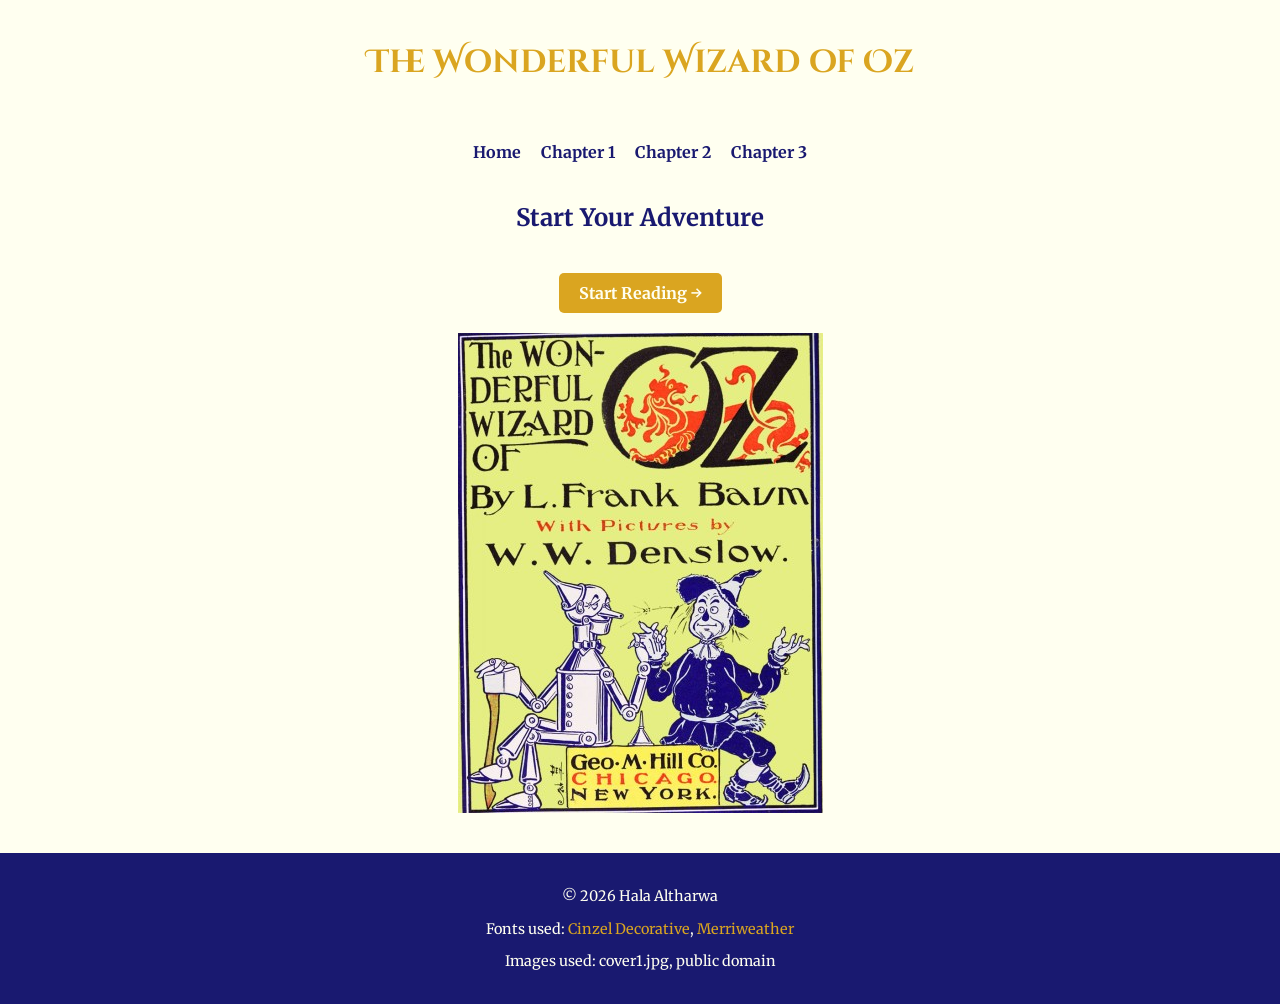
<file: index.html>
<!DOCTYPE html>
<html lang="en">
<head>
  <meta charset="UTF-8">
  <title>The Wonderful Wizard of Oz</title>
  <!-- Google Fonts -->
  <link href="https://fonts.googleapis.com/css2?family=Cinzel+Decorative&family=Merriweather&display=swap" rel="stylesheet">

  <!-- Internal CSS for Intro Page -->
  <style>
    body {
      background-color: #FFFFF0; /* Ivory */
      color: #191970; /* Midnight Blue */
      font-family: 'Merriweather', serif;
      margin: 0;
      padding: 0;
    }
    header {
      text-align: center;
      padding: 20px;
      font-family: 'Cinzel Decorative', serif;
      color: #DAA520; /* Golden Accent */
    }
    nav ul {
      list-style: none;
      display: flex;
      justify-content: center;
      gap: 20px;
      padding: 0;
    }
    nav ul li a {
      text-decoration: none;
      color: #191970;
      font-weight: bold;
    }
    .intro {
      text-align: center;
      margin: 40px;
    }
    .intro a {
      display: inline-block;
      margin-top: 20px;
      padding: 10px 20px;
      background-color: #DAA520;
      color: #FFFFF0;
      text-decoration: none;
      font-weight: bold;
      border-radius: 5px;
    }
    .intro a:hover {
      background-color: #191970;
      color: #FFFFF0;
    }
    img {
      display: block;
      margin: 20px auto;
      max-width: 80%;
      height: auto;
    }
    footer {
      background-color: #191970;
      color: #FFFFF0;
      text-align: center;
      padding: 20px;
      font-size: 0.9em;
    }
    footer a {
      color: #DAA520;
      text-decoration: none;
    }
  </style>
</head>
<body>
  <header>
    <h1>The Wonderful Wizard of Oz</h1>
  </header>

  <nav>
    <ul>
      <li><a href="index.html">Home</a></li>
      <li><a href="chapter1.html">Chapter 1</a></li>
      <li><a href="chapter2.html">Chapter 2</a></li>
      <li><a href="chapter3.html">Chapter 3</a></li>
    </ul>
  </nav>

  <section class="intro">
    <h2>Start Your Adventure</h2>
    <a href="chapter1.html">Start Reading →</a>
    <img src="cover1.jpg" alt="Book cover illustration of The Wizard of Oz">
  </section>

  <footer>
    <p>© 2026 Hala Altharwa</p>
    <p>Fonts used: <a href="https://fonts.google.com/specimen/Cinzel+Decorative">Cinzel Decorative</a>, 
       <a href="https://fonts.google.com/specimen/Merriweather">Merriweather</a></p>
    <p>Images used: cover1.jpg, public domain</p>
  </footer>
</body>
</html>
</file>
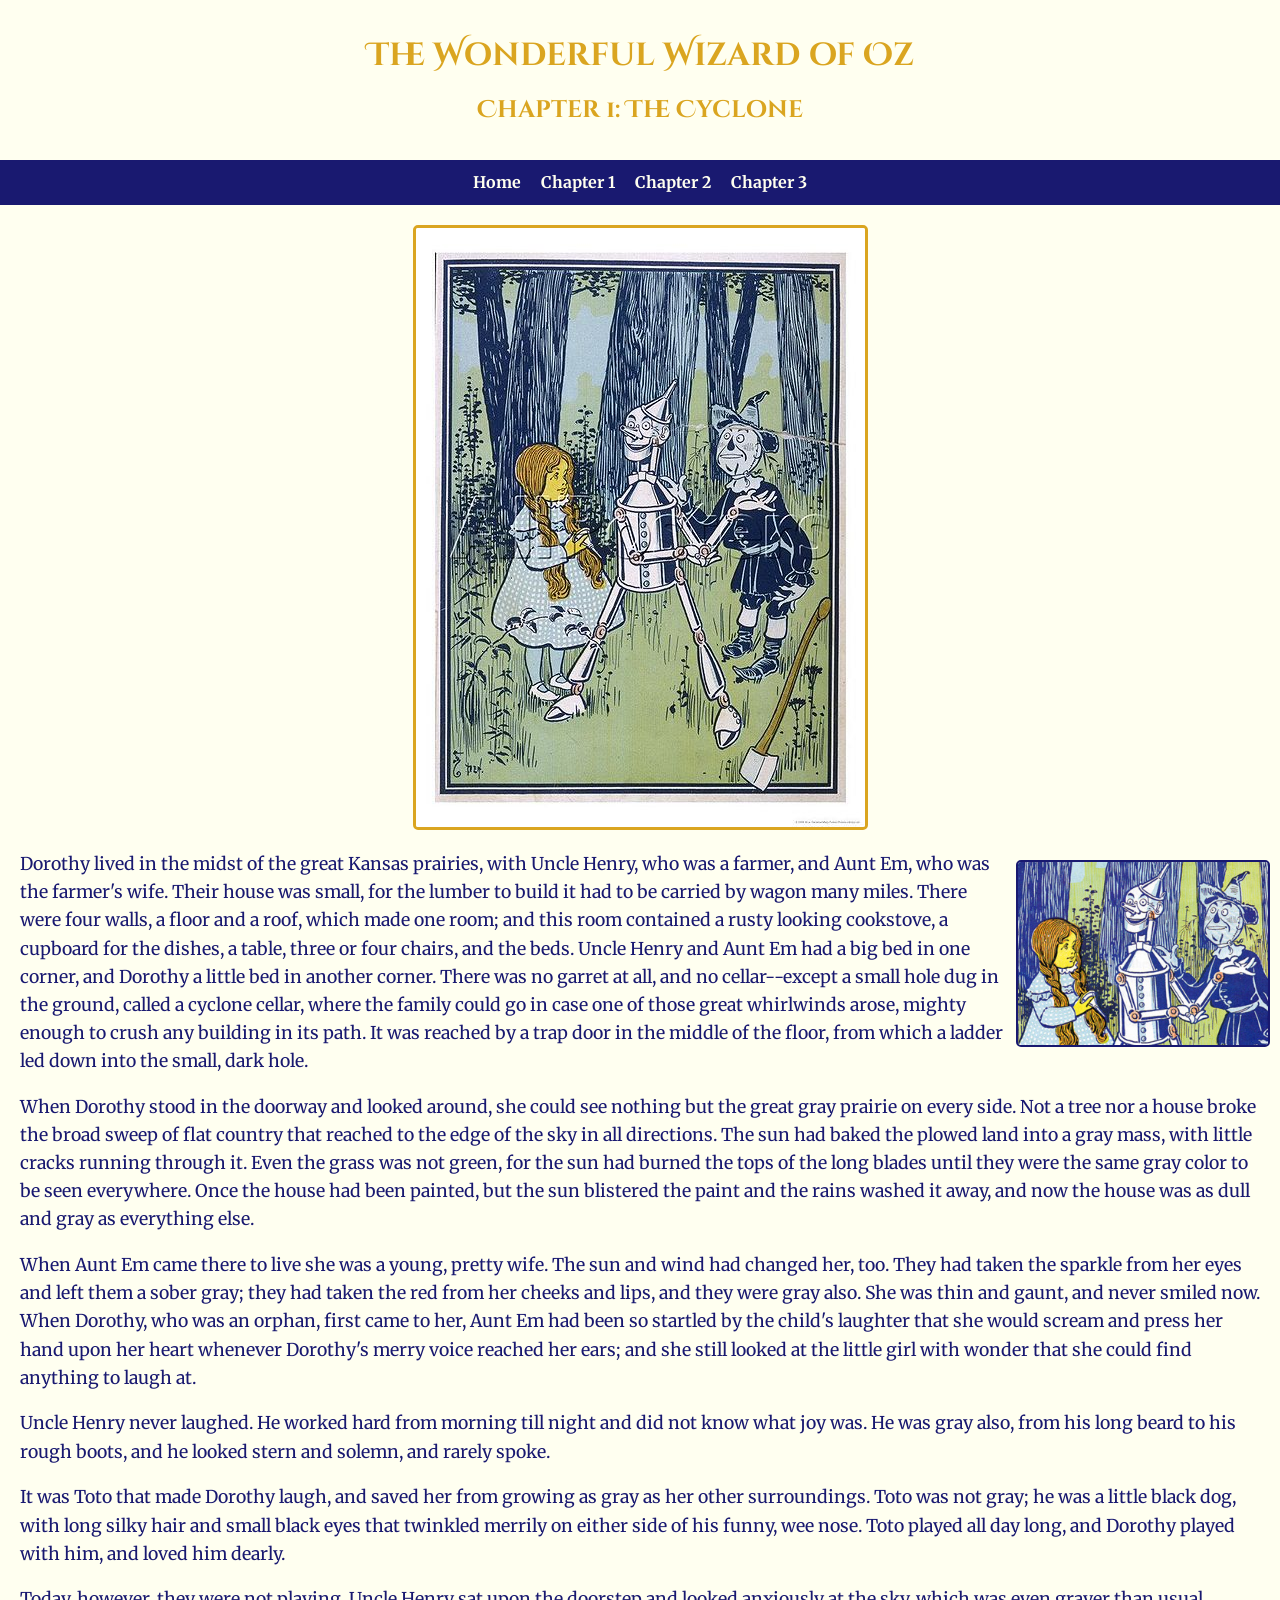
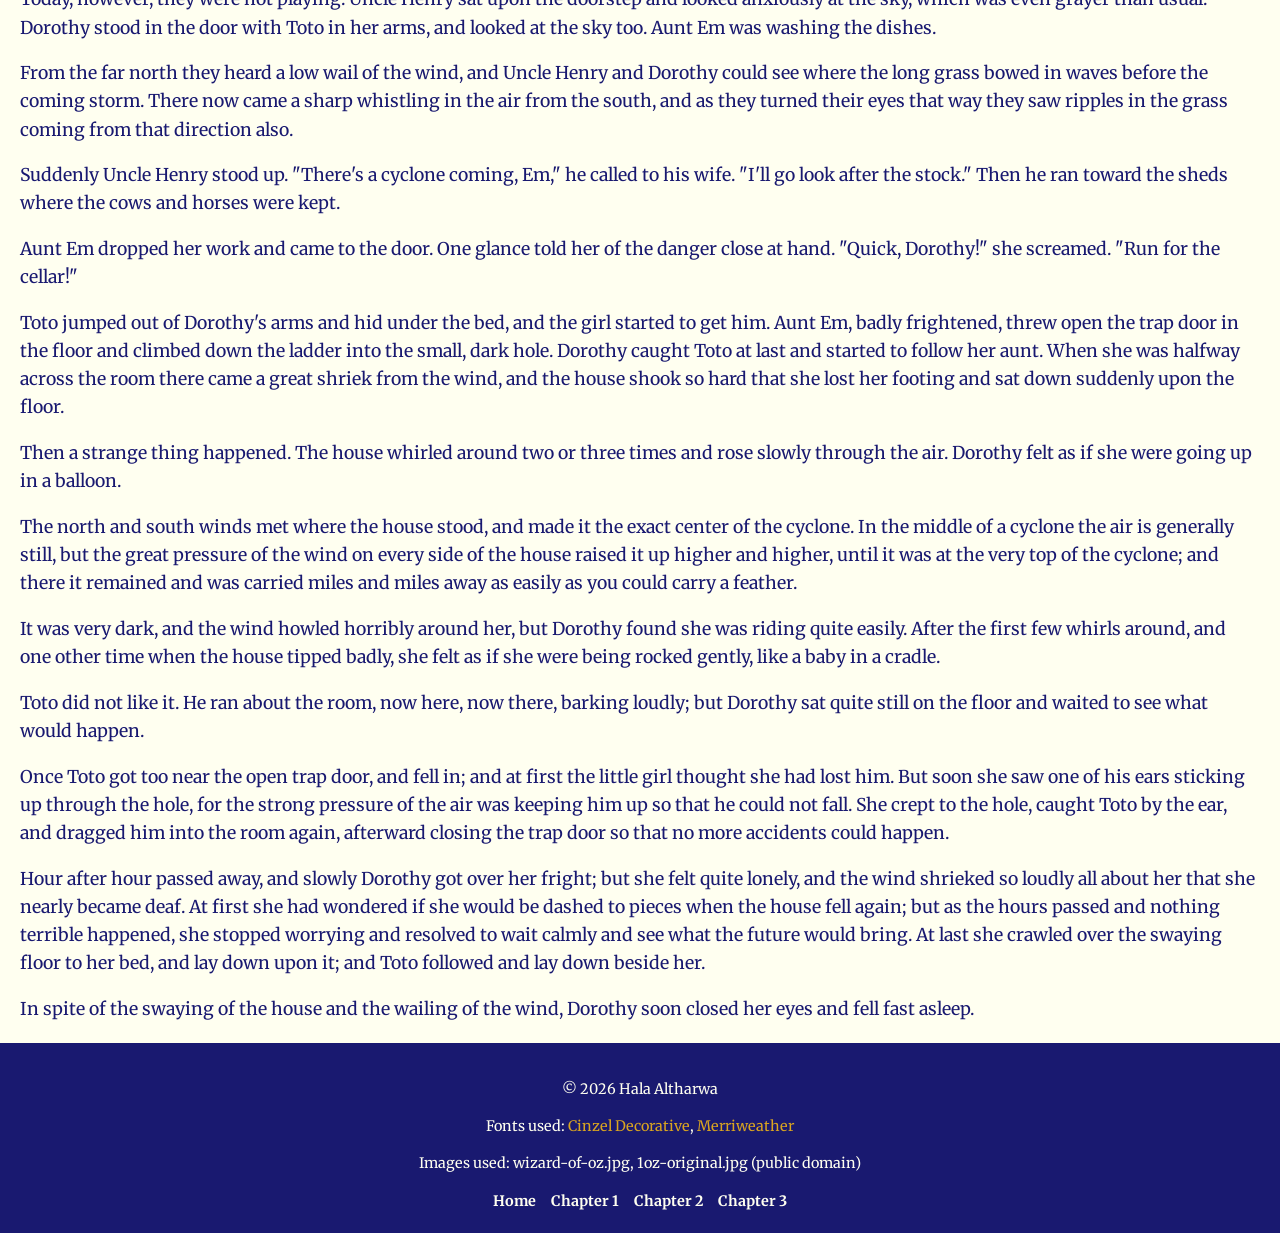
<file: chapter1.html>
<!DOCTYPE html>
<html lang="en">
<head>
  <meta charset="UTF-8">
  <title>The Wonderful Wizard of Oz – Chapter 1</title>
  <!-- Google Fonts -->
  <link href="https://fonts.googleapis.com/css2?family=Cinzel+Decorative&family=Merriweather&display=swap" rel="stylesheet">
  <!-- External CSS -->
  <link rel="stylesheet" href="style.css">
  <style>
    /* Float styling for optional images */
    .float-image {
      float: right;
      margin: 10px;
      max-width: 250px;
      height: auto;
    }
  </style>
</head>
<body>
  <header>
    <h1>The Wonderful Wizard of Oz</h1>
    <h2>Chapter 1: The Cyclone</h2>
  </header>

  <nav>
    <ul>
      <li><a href="index.html">Home</a></li>
      <li><a href="chapter1.html">Chapter 1</a></li>
      <li><a href="chapter2.html">Chapter 2</a></li>
      <li><a href="chapter3.html">Chapter 3</a></li>
    </ul>
  </nav>

  <main>
    <!-- Main image centered -->
    <img src="wizard-of-oz.jpg" alt="Illustration from The Wizard of Oz" class="chapter-image">

    <!-- Optional image floated right -->
    <img src="1oz-original.jpg" alt="Original Wizard of Oz illustration" class="float-image">

    <section class="chapter-text">
      <p>Dorothy lived in the midst of the great Kansas prairies, with Uncle Henry, who was a farmer, and Aunt Em, who was the farmer's wife. Their house was small, for the lumber to build it had to be carried by wagon many miles. There were four walls, a floor and a roof, which made one room; and this room contained a rusty looking cookstove, a cupboard for the dishes, a table, three or four chairs, and the beds. Uncle Henry and Aunt Em had a big bed in one corner, and Dorothy a little bed in another corner. There was no garret at all, and no cellar--except a small hole dug in the ground, called a cyclone cellar, where the family could go in case one of those great whirlwinds arose, mighty enough to crush any building in its path. It was reached by a trap door in the middle of the floor, from which a ladder led down into the small, dark hole.</p>

      <p>When Dorothy stood in the doorway and looked around, she could see nothing but the great gray prairie on every side. Not a tree nor a house broke the broad sweep of flat country that reached to the edge of the sky in all directions. The sun had baked the plowed land into a gray mass, with little cracks running through it. Even the grass was not green, for the sun had burned the tops of the long blades until they were the same gray color to be seen everywhere. Once the house had been painted, but the sun blistered the paint and the rains washed it away, and now the house was as dull and gray as everything else.</p>

      <p>When Aunt Em came there to live she was a young, pretty wife. The sun and wind had changed her, too. They had taken the sparkle from her eyes and left them a sober gray; they had taken the red from her cheeks and lips, and they were gray also. She was thin and gaunt, and never smiled now. When Dorothy, who was an orphan, first came to her, Aunt Em had been so startled by the child's laughter that she would scream and press her hand upon her heart whenever Dorothy's merry voice reached her ears; and she still looked at the little girl with wonder that she could find anything to laugh at.</p>

      <p>Uncle Henry never laughed. He worked hard from morning till night and did not know what joy was. He was gray also, from his long beard to his rough boots, and he looked stern and solemn, and rarely spoke.</p>

      <p>It was Toto that made Dorothy laugh, and saved her from growing as gray as her other surroundings. Toto was not gray; he was a little black dog, with long silky hair and small black eyes that twinkled merrily on either side of his funny, wee nose. Toto played all day long, and Dorothy played with him, and loved him dearly.</p>

      <p>Today, however, they were not playing. Uncle Henry sat upon the doorstep and looked anxiously at the sky, which was even grayer than usual. Dorothy stood in the door with Toto in her arms, and looked at the sky too. Aunt Em was washing the dishes.</p>

      <p>From the far north they heard a low wail of the wind, and Uncle Henry and Dorothy could see where the long grass bowed in waves before the coming storm. There now came a sharp whistling in the air from the south, and as they turned their eyes that way they saw ripples in the grass coming from that direction also.</p>

      <p>Suddenly Uncle Henry stood up. "There's a cyclone coming, Em," he called to his wife. "I'll go look after the stock." Then he ran toward the sheds where the cows and horses were kept.</p>

      <p>Aunt Em dropped her work and came to the door. One glance told her of the danger close at hand. "Quick, Dorothy!" she screamed. "Run for the cellar!"</p>

      <p>Toto jumped out of Dorothy's arms and hid under the bed, and the girl started to get him. Aunt Em, badly frightened, threw open the trap door in the floor and climbed down the ladder into the small, dark hole. Dorothy caught Toto at last and started to follow her aunt. When she was halfway across the room there came a great shriek from the wind, and the house shook so hard that she lost her footing and sat down suddenly upon the floor.</p>

      <p>Then a strange thing happened. The house whirled around two or three times and rose slowly through the air. Dorothy felt as if she were going up in a balloon.</p>

      <p>The north and south winds met where the house stood, and made it the exact center of the cyclone. In the middle of a cyclone the air is generally still, but the great pressure of the wind on every side of the house raised it up higher and higher, until it was at the very top of the cyclone; and there it remained and was carried miles and miles away as easily as you could carry a feather.</p>

      <p>It was very dark, and the wind howled horribly around her, but Dorothy found she was riding quite easily. After the first few whirls around, and one other time when the house tipped badly, she felt as if she were being rocked gently, like a baby in a cradle.</p>

      <p>Toto did not like it. He ran about the room, now here, now there, barking loudly; but Dorothy sat quite still on the floor and waited to see what would happen.</p>

      <p>Once Toto got too near the open trap door, and fell in; and at first the little girl thought she had lost him. But soon she saw one of his ears sticking up through the hole, for the strong pressure of the air was keeping him up so that he could not fall. She crept to the hole, caught Toto by the ear, and dragged him into the room again, afterward closing the trap door so that no more accidents could happen.</p>

      <p>Hour after hour passed away, and slowly Dorothy got over her fright; but she felt quite lonely, and the wind shrieked so loudly all about her that she nearly became deaf. At first she had wondered if she would be dashed to pieces when the house fell again; but as the hours passed and nothing terrible happened, she stopped worrying and resolved to wait calmly and see what the future would bring. At last she crawled over the swaying floor to her bed, and lay down upon it; and Toto followed and lay down beside her.</p>

      <p>In spite of the swaying of the house and the wailing of the wind, Dorothy soon closed her eyes and fell fast asleep.</p>
    </section>
  </main>

  <footer>
    <p>© 2026 Hala Altharwa</p>
    <p>Fonts used: <a href="https://fonts.google.com/specimen/Cinzel+Decorative">Cinzel Decorative</a>, 
       <a href="https://fonts.google.com/specimen/Merriweather">Merriweather</a></p>
    <p>Images used: wizard-of-oz.jpg, 1oz-original.jpg (public domain)</p>
    <nav>
      <ul>
        <li><a href="index.html">Home</a></li>
        <li><a href="chapter1.html">Chapter 1</a></li>
        <li><a href="chapter2.html">Chapter 2</a></li>
        <li><a href="chapter3.html">Chapter 3</a></li>
      </ul>
    </nav>
  </footer>
</body>
</html>
</file>
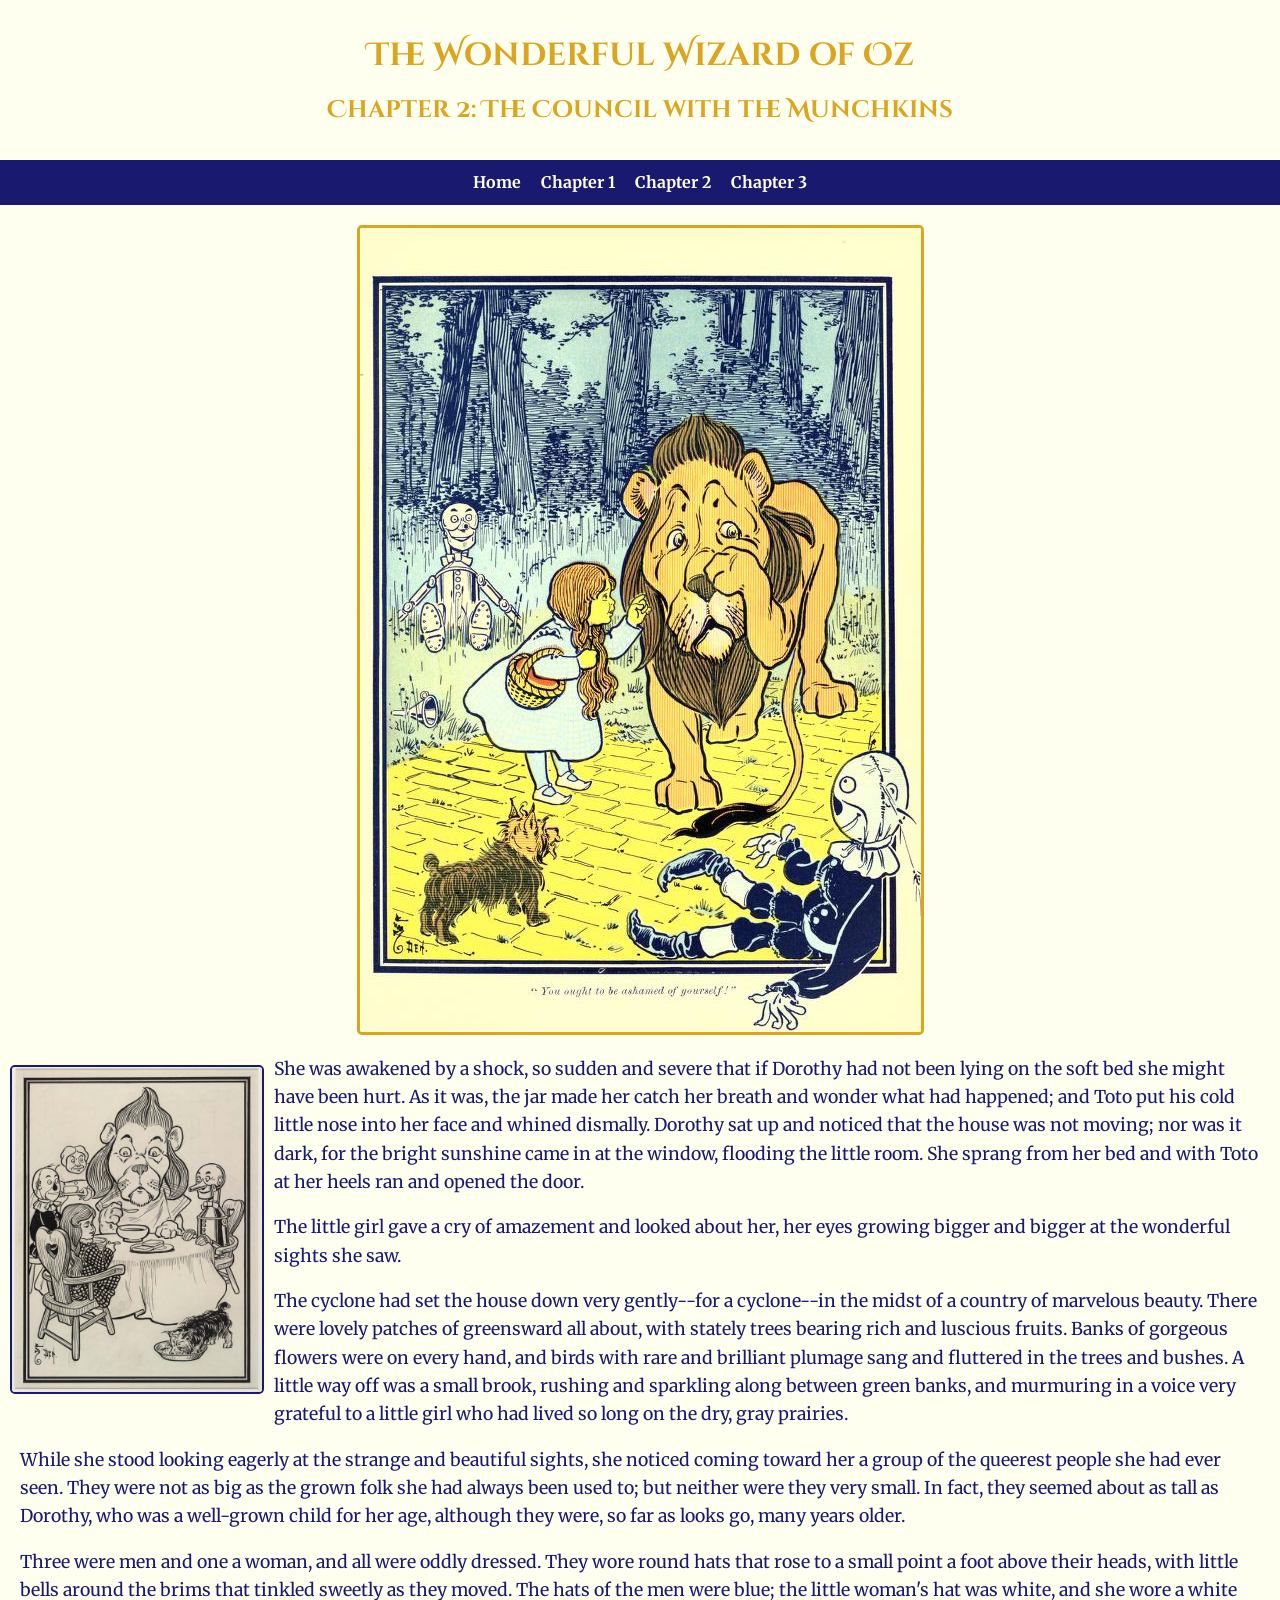
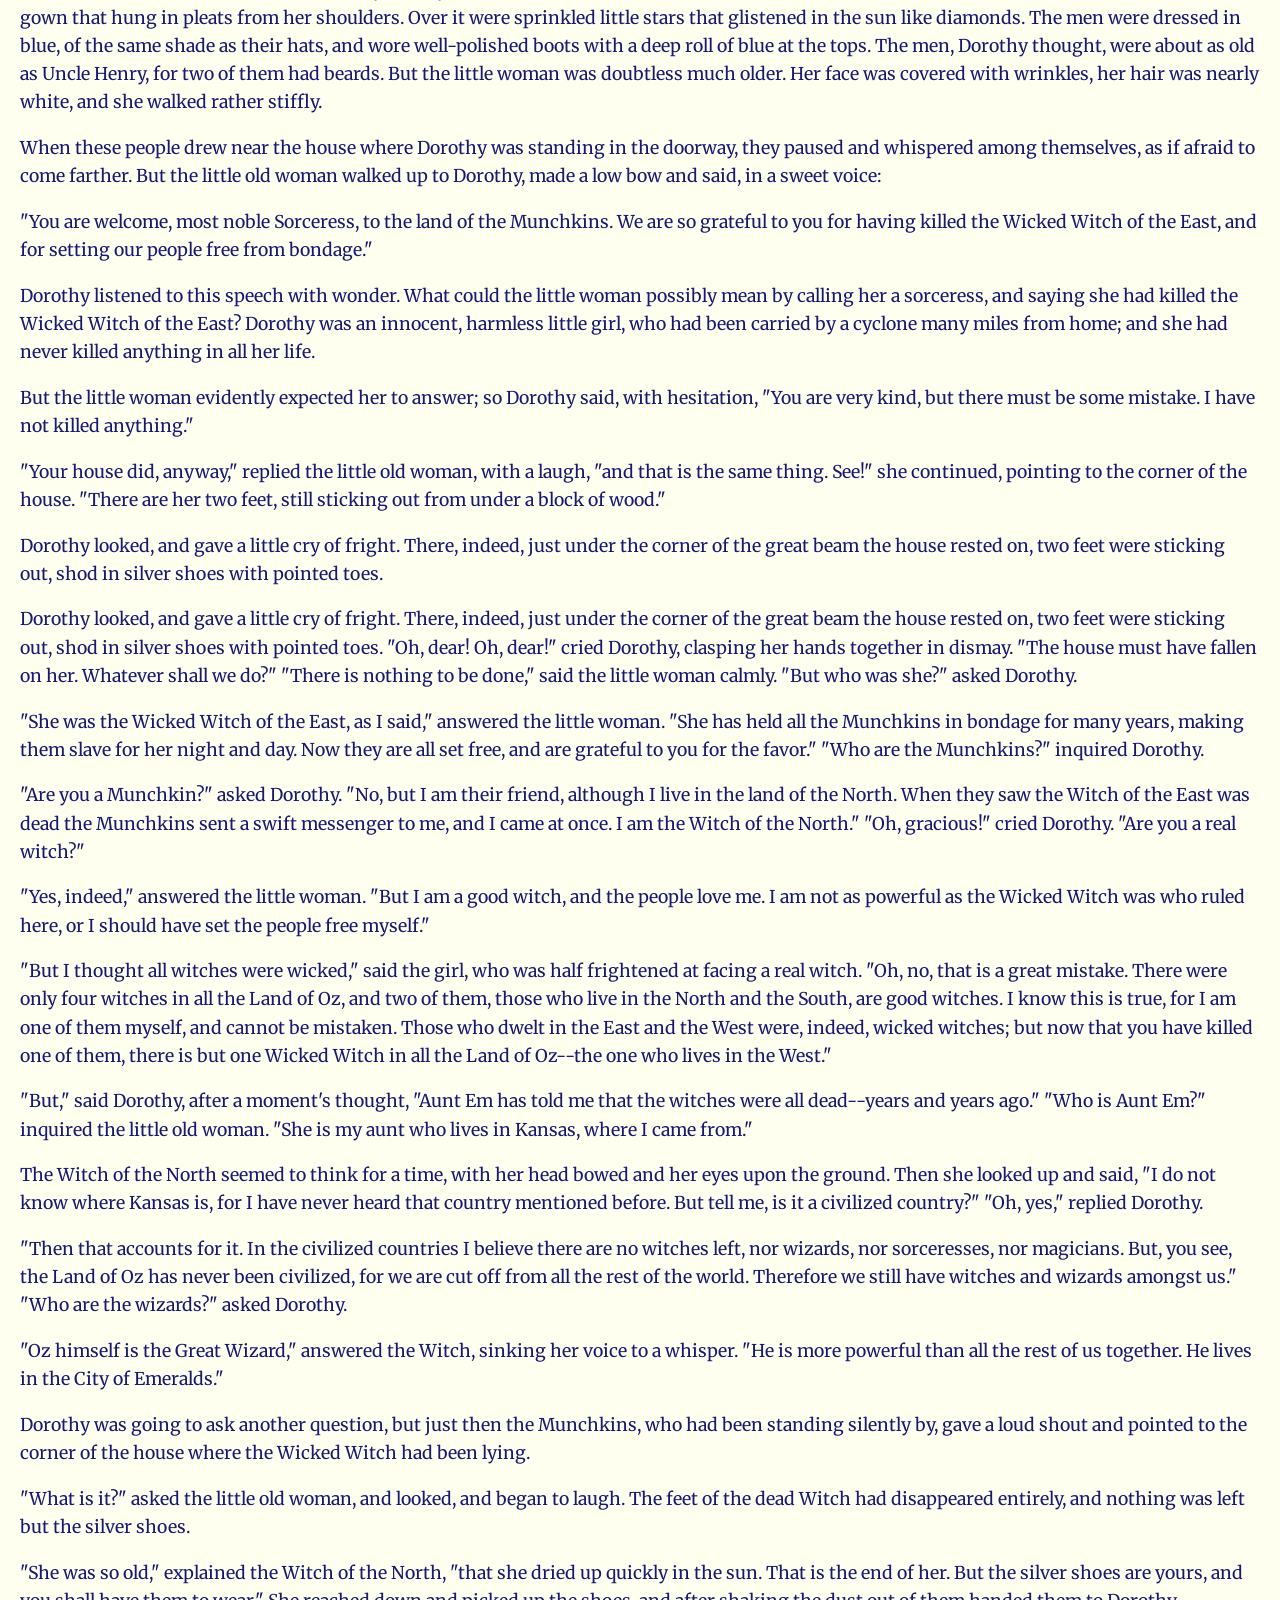
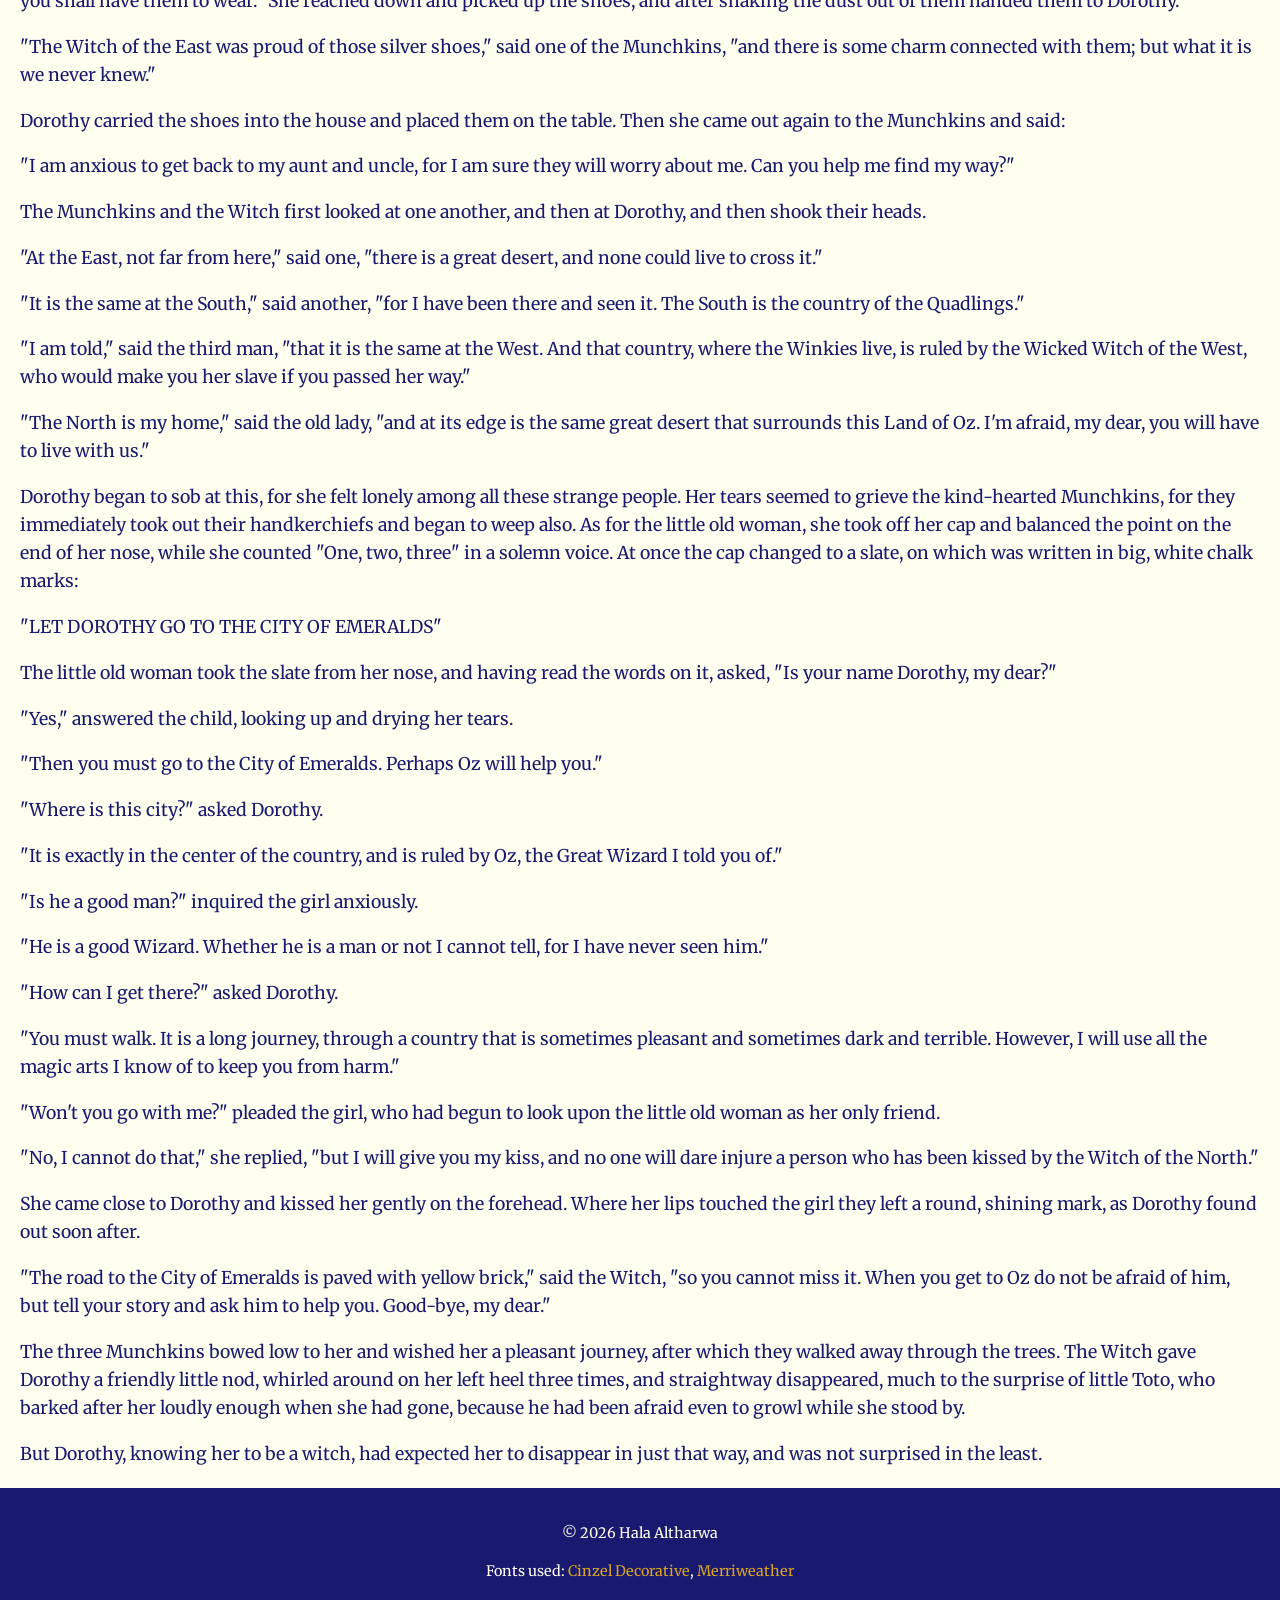
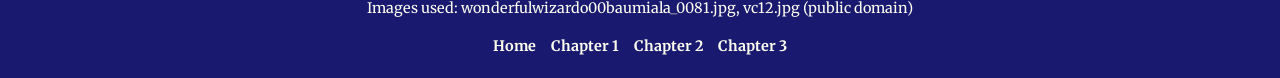
<file: chapter2.html>
<!DOCTYPE html>
<html lang="en">
<head>
  <meta charset="UTF-8">
  <title>The Wonderful Wizard of Oz – Chapter 2</title>
  <!-- Google Fonts -->
  <link href="https://fonts.googleapis.com/css2?family=Cinzel+Decorative&family=Merriweather&display=swap" rel="stylesheet">
  <!-- External CSS -->
  <link rel="stylesheet" href="style.css">
  <style>
    /* Float styling for optional images */
    .float-image {
      float: left;
      margin: 10px;
      max-width: 250px;
      height: auto;
    }
  </style>
</head>
<body>
  <header>
    <h1>The Wonderful Wizard of Oz</h1>
    <h2>Chapter 2: The Council with the Munchkins</h2>
  </header>

  <nav>
    <ul>
      <li><a href="index.html">Home</a></li>
      <li><a href="chapter1.html">Chapter 1</a></li>
      <li><a href="chapter2.html">Chapter 2</a></li>
      <li><a href="chapter3.html">Chapter 3</a></li>
    </ul>
  </nav>

  <main>
    <!-- Main image centered -->
    <img src="wonderfulwizardo00baumiala_0081.jpg" alt="Illustration of Dorothy meeting the Munchkins" class="chapter-image">

    <!-- Optional image floated left -->
    <img src="vc12.jpg" alt="Supporting illustration from The Wizard of Oz" class="float-image">

    <section class="chapter-text">
      <p>She was awakened by a shock, so sudden and severe that if Dorothy had not been lying on the soft bed she might have been hurt. As it was, the jar made her catch her breath and wonder what had happened; and Toto put his cold little nose into her face and whined dismally. Dorothy sat up and noticed that the house was not moving; nor was it dark, for the bright sunshine came in at the window, flooding the little room. She sprang from her bed and with Toto at her heels ran and opened the door.</p>

      <p>The little girl gave a cry of amazement and looked about her, her eyes growing bigger and bigger at the wonderful sights she saw.</p>

      <p>The cyclone had set the house down very gently--for a cyclone--in the midst of a country of marvelous beauty. There were lovely patches of greensward all about, with stately trees bearing rich and luscious fruits. Banks of gorgeous flowers were on every hand, and birds with rare and brilliant plumage sang and fluttered in the trees and bushes. A little way off was a small brook, rushing and sparkling along between green banks, and murmuring in a voice very grateful to a little girl who had lived so long on the dry, gray prairies.</p>
      
      <p>While she stood looking eagerly at the strange and beautiful sights, she noticed coming toward her a group of the queerest people she had ever seen. They were not as big as the grown folk she had always been used to; but neither were they very small. In fact, they seemed about as tall as Dorothy, who was a well-grown child for her age, although they were, so far as looks go, many years older.</p>
      
      <p>Three were men and one a woman, and all were oddly dressed. They wore round hats that rose to a small point a foot above their heads, with little bells around the brims that tinkled sweetly as they moved. The hats of the men were blue; the little woman's hat was white, and she wore a white gown that hung in pleats from her shoulders. Over it were sprinkled little stars that glistened in the sun like diamonds. The men were dressed in blue, of the same shade as their hats, and wore well-polished boots with a deep roll of blue at the tops. The men, Dorothy thought, were about as old as Uncle Henry, for two of them had beards. But the little woman was doubtless much older. Her face was covered with wrinkles, her hair was nearly white, and she walked rather stiffly.</p>    
    
      <p>When these people drew near the house where Dorothy was standing in the doorway, they paused and whispered among themselves, as if afraid to come farther. But the little old woman walked up to Dorothy, made a low bow and said, in a sweet voice:</p>
      
      <p>"You are welcome, most noble Sorceress, to the land of the Munchkins. We are so grateful to you for having killed the Wicked Witch of the East, and for setting our people free from bondage."</p>
      
      <p>Dorothy listened to this speech with wonder. What could the little woman possibly mean by calling her a sorceress, and saying she had killed the Wicked Witch of the East? Dorothy was an innocent, harmless little girl, who had been carried by a cyclone many miles from home; and she had never killed anything in all her life.</p>
      
      <p>But the little woman evidently expected her to answer; so Dorothy said, with hesitation, "You are very kind, but there must be some mistake. I have not killed anything."
</p>
        
      <p>"Your house did, anyway," replied the little old woman, with a laugh, "and that is the same thing. See!" she continued, pointing to the corner of the house. "There are her two feet, still sticking out from under a block of wood."</p>    
        
      <p>Dorothy looked, and gave a little cry of fright. There, indeed, just under the corner of the great beam the house rested on, two feet were sticking out, shod in silver shoes with pointed toes.</p>
        
      <p>Dorothy looked, and gave a little cry of fright. There, indeed, just under the corner of the great beam the house rested on, two feet were sticking out, shod in silver shoes with pointed toes.

"Oh, dear! Oh, dear!" cried Dorothy, clasping her hands together in dismay. "The house must have fallen on her. Whatever shall we do?"

"There is nothing to be done," said the little woman calmly.

"But who was she?" asked Dorothy.</p>    
        
        <p>"She was the Wicked Witch of the East, as I said," answered the little woman. "She has held all the Munchkins in bondage for many years, making them slave for her night and day. Now they are all set free, and are grateful to you for the favor."

"Who are the Munchkins?" inquired Dorothy.</p>
        
        <p>"Are you a Munchkin?" asked Dorothy.

"No, but I am their friend, although I live in the land of the North. When they saw the Witch of the East was dead the Munchkins sent a swift messenger to me, and I came at once. I am the Witch of the North."

"Oh, gracious!" cried Dorothy. "Are you a real witch?"</p>
        
        <p>"Yes, indeed," answered the little woman. "But I am a good witch, and the people love me. I am not as powerful as the Wicked Witch was who ruled here, or I should have set the people free myself."</p>
        
    <p>"But I thought all witches were wicked," said the girl, who was half frightened at facing a real witch. "Oh, no, that is a great mistake. There were only four witches in all the Land of Oz, and two of them, those who live in the North and the South, are good witches. I know this is true, for I am one of them myself, and cannot be mistaken. Those who dwelt in the East and the West were, indeed, wicked witches; but now that you have killed one of them, there is but one Wicked Witch in all the Land of Oz--the one who lives in the West."</p>
    <p>"But," said Dorothy, after a moment's thought, "Aunt Em has told me that the witches were all dead--years and years ago."

"Who is Aunt Em?" inquired the little old woman.

"She is my aunt who lives in Kansas, where I came from."</p>
    <p>The Witch of the North seemed to think for a time, with her head bowed and her eyes upon the ground. Then she looked up and said, "I do not know where Kansas is, for I have never heard that country mentioned before. But tell me, is it a civilized country?"

"Oh, yes," replied Dorothy.</p>
    <p>"Then that accounts for it. In the civilized countries I believe there are no witches left, nor wizards, nor sorceresses, nor magicians. But, you see, the Land of Oz has never been civilized, for we are cut off from all the rest of the world. Therefore we still have witches and wizards amongst us."

"Who are the wizards?" asked Dorothy.</p>
    <p>"Oz himself is the Great Wizard," answered the Witch, sinking her voice to a whisper. "He is more powerful than all the rest of us together. He lives in the City of Emeralds."</p>
    <p>Dorothy was going to ask another question, but just then the Munchkins, who had been standing silently by, gave a loud shout and pointed to the corner of the house where the Wicked Witch had been lying.</p>

<p>"What is it?" asked the little old woman, and looked, and began to laugh. The feet of the dead Witch had disappeared entirely, and nothing was left but the silver shoes.</p>

<p>"She was so old," explained the Witch of the North, "that she dried up quickly in the sun. That is the end of her. But the silver shoes are yours, and you shall have them to wear." She reached down and picked up the shoes, and after shaking the dust out of them handed them to Dorothy.</p>

<p>"The Witch of the East was proud of those silver shoes," said one of the Munchkins, "and there is some charm connected with them; but what it is we never knew."</p>

<p>Dorothy carried the shoes into the house and placed them on the table. Then she came out again to the Munchkins and said:</p>

<p>"I am anxious to get back to my aunt and uncle, for I am sure they will worry about me. Can you help me find my way?"</p>

<p>The Munchkins and the Witch first looked at one another, and then at Dorothy, and then shook their heads.</p>

<p>"At the East, not far from here," said one, "there is a great desert, and none could live to cross it."</p>

<p>"It is the same at the South," said another, "for I have been there and seen it. The South is the country of the Quadlings."</p>

<p>"I am told," said the third man, "that it is the same at the West. And that country, where the Winkies live, is ruled by the Wicked Witch of the West, who would make you her slave if you passed her way."</p>

<p>"The North is my home," said the old lady, "and at its edge is the same great desert that surrounds this Land of Oz. I'm afraid, my dear, you will have to live with us."</p>

<p>Dorothy began to sob at this, for she felt lonely among all these strange people. Her tears seemed to grieve the kind-hearted Munchkins, for they immediately took out their handkerchiefs and began to weep also. As for the little old woman, she took off her cap and balanced the point on the end of her nose, while she counted "One, two, three" in a solemn voice. At once the cap changed to a slate, on which was written in big, white chalk marks:</p>

<p>"LET DOROTHY GO TO THE CITY OF EMERALDS"</p>

<p>The little old woman took the slate from her nose, and having read the words on it, asked, "Is your name Dorothy, my dear?"</p>

<p>"Yes," answered the child, looking up and drying her tears.</p>

<p>"Then you must go to the City of Emeralds. Perhaps Oz will help you."</p>

<p>"Where is this city?" asked Dorothy.</p>

<p>"It is exactly in the center of the country, and is ruled by Oz, the Great Wizard I told you of."</p>

<p>"Is he a good man?" inquired the girl anxiously.</p>

<p>"He is a good Wizard. Whether he is a man or not I cannot tell, for I have never seen him."</p>

<p>"How can I get there?" asked Dorothy.</p>

<p>"You must walk. It is a long journey, through a country that is sometimes pleasant and sometimes dark and terrible. However, I will use all the magic arts I know of to keep you from harm."</p>

<p>"Won't you go with me?" pleaded the girl, who had begun to look upon the little old woman as her only friend.</p>

<p>"No, I cannot do that," she replied, "but I will give you my kiss, and no one will dare injure a person who has been kissed by the Witch of the North."</p>

<p>She came close to Dorothy and kissed her gently on the forehead. Where her lips touched the girl they left a round, shining mark, as Dorothy found out soon after.</p>

<p>"The road to the City of Emeralds is paved with yellow brick," said the Witch, "so you cannot miss it. When you get to Oz do not be afraid of him, but tell your story and ask him to help you. Good-bye, my dear."</p>

<p>The three Munchkins bowed low to her and wished her a pleasant journey, after which they walked away through the trees. The Witch gave Dorothy a friendly little nod, whirled around on her left heel three times, and straightway disappeared, much to the surprise of little Toto, who barked after her loudly enough when she had gone, because he had been afraid even to growl while she stood by.</p>

<p>But Dorothy, knowing her to be a witch, had expected her to disappear in just that way, and was not surprised in the least.</p>
        
      </section>
  </main>

  <footer>
    <p>© 2026 Hala Altharwa</p>
    <p>Fonts used: <a href="https://fonts.google.com/specimen/Cinzel+Decorative">Cinzel Decorative</a>, 
       <a href="https://fonts.google.com/specimen/Merriweather">Merriweather</a></p>
    <p>Images used: wonderfulwizardo00baumiala_0081.jpg, vc12.jpg (public domain)</p>
    <nav>
      <ul>
        <li><a href="index.html">Home</a></li>
        <li><a href="chapter1.html">Chapter 1</a></li>
        <li><a href="chapter2.html">Chapter 2</a></li>
        <li><a href="chapter3.html">Chapter 3</a></li>
      </ul>
    </nav>
  </footer>
</body>
</html>
</file>
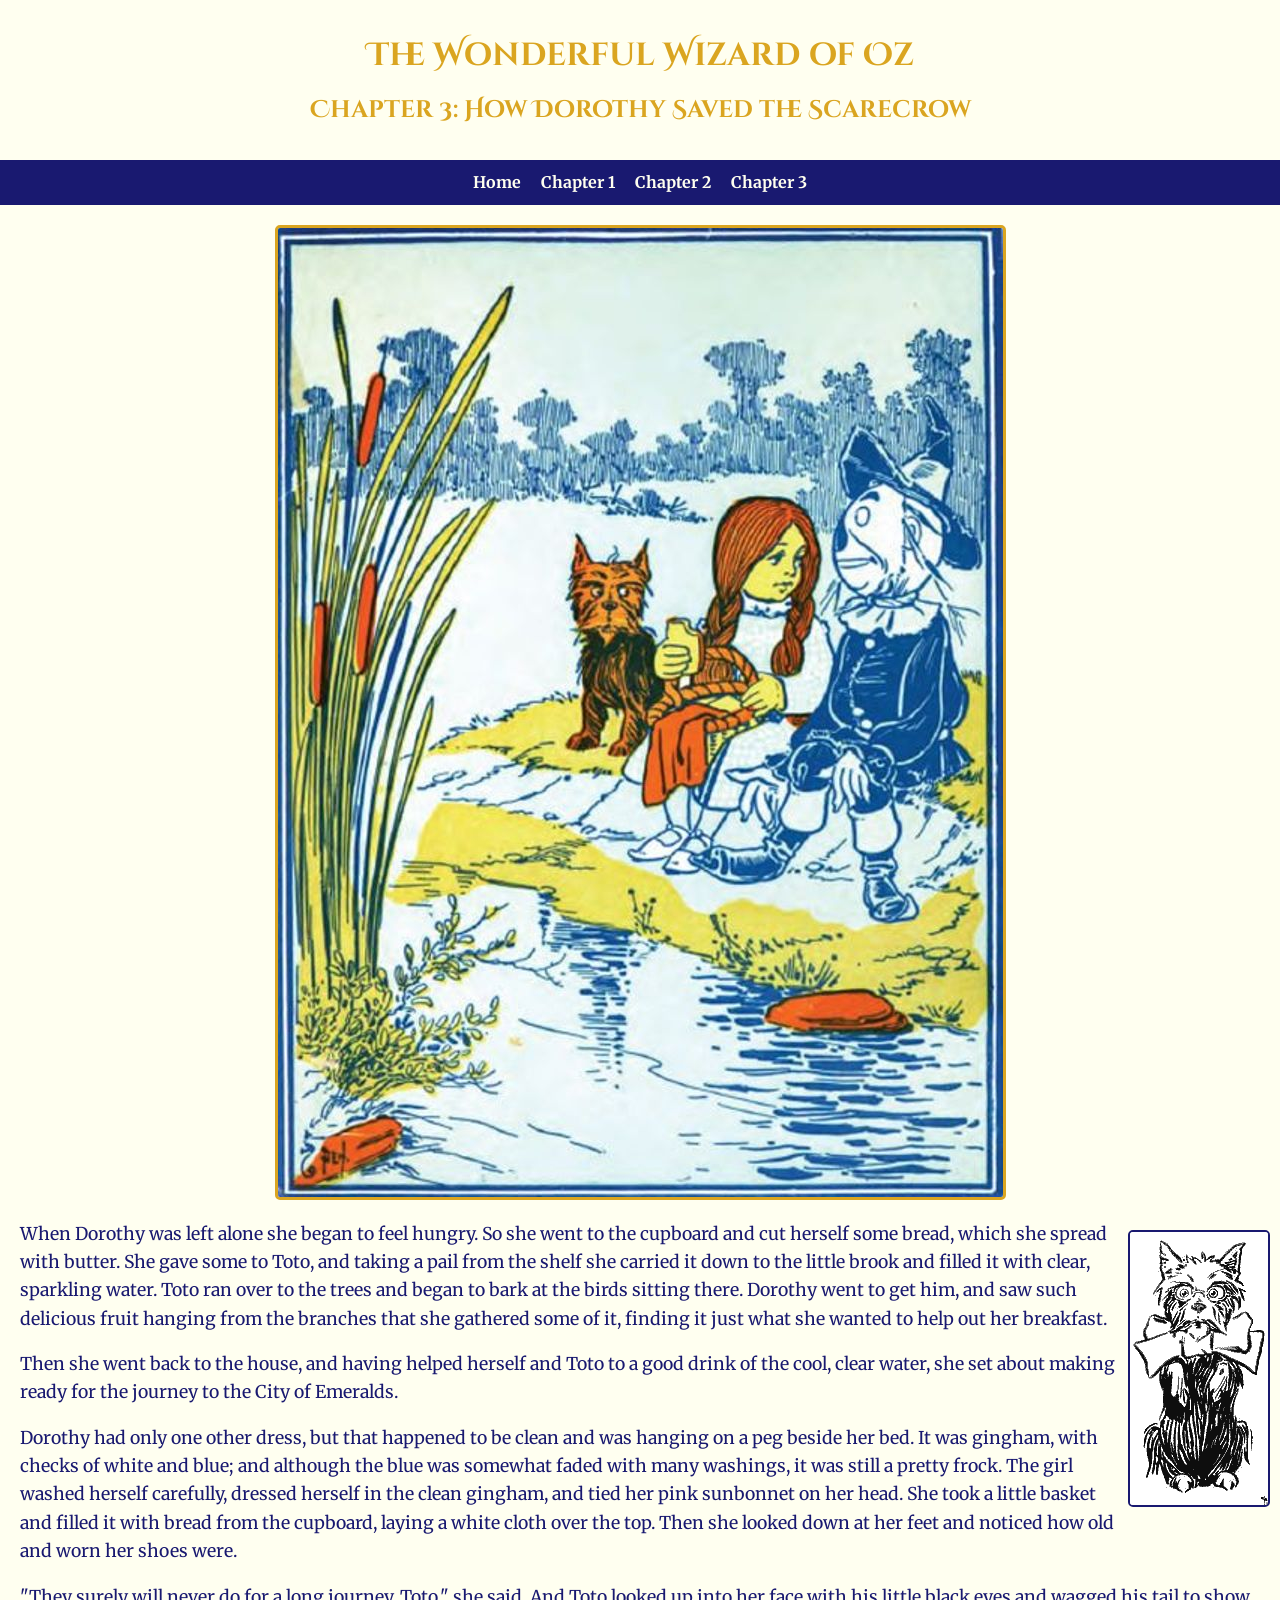
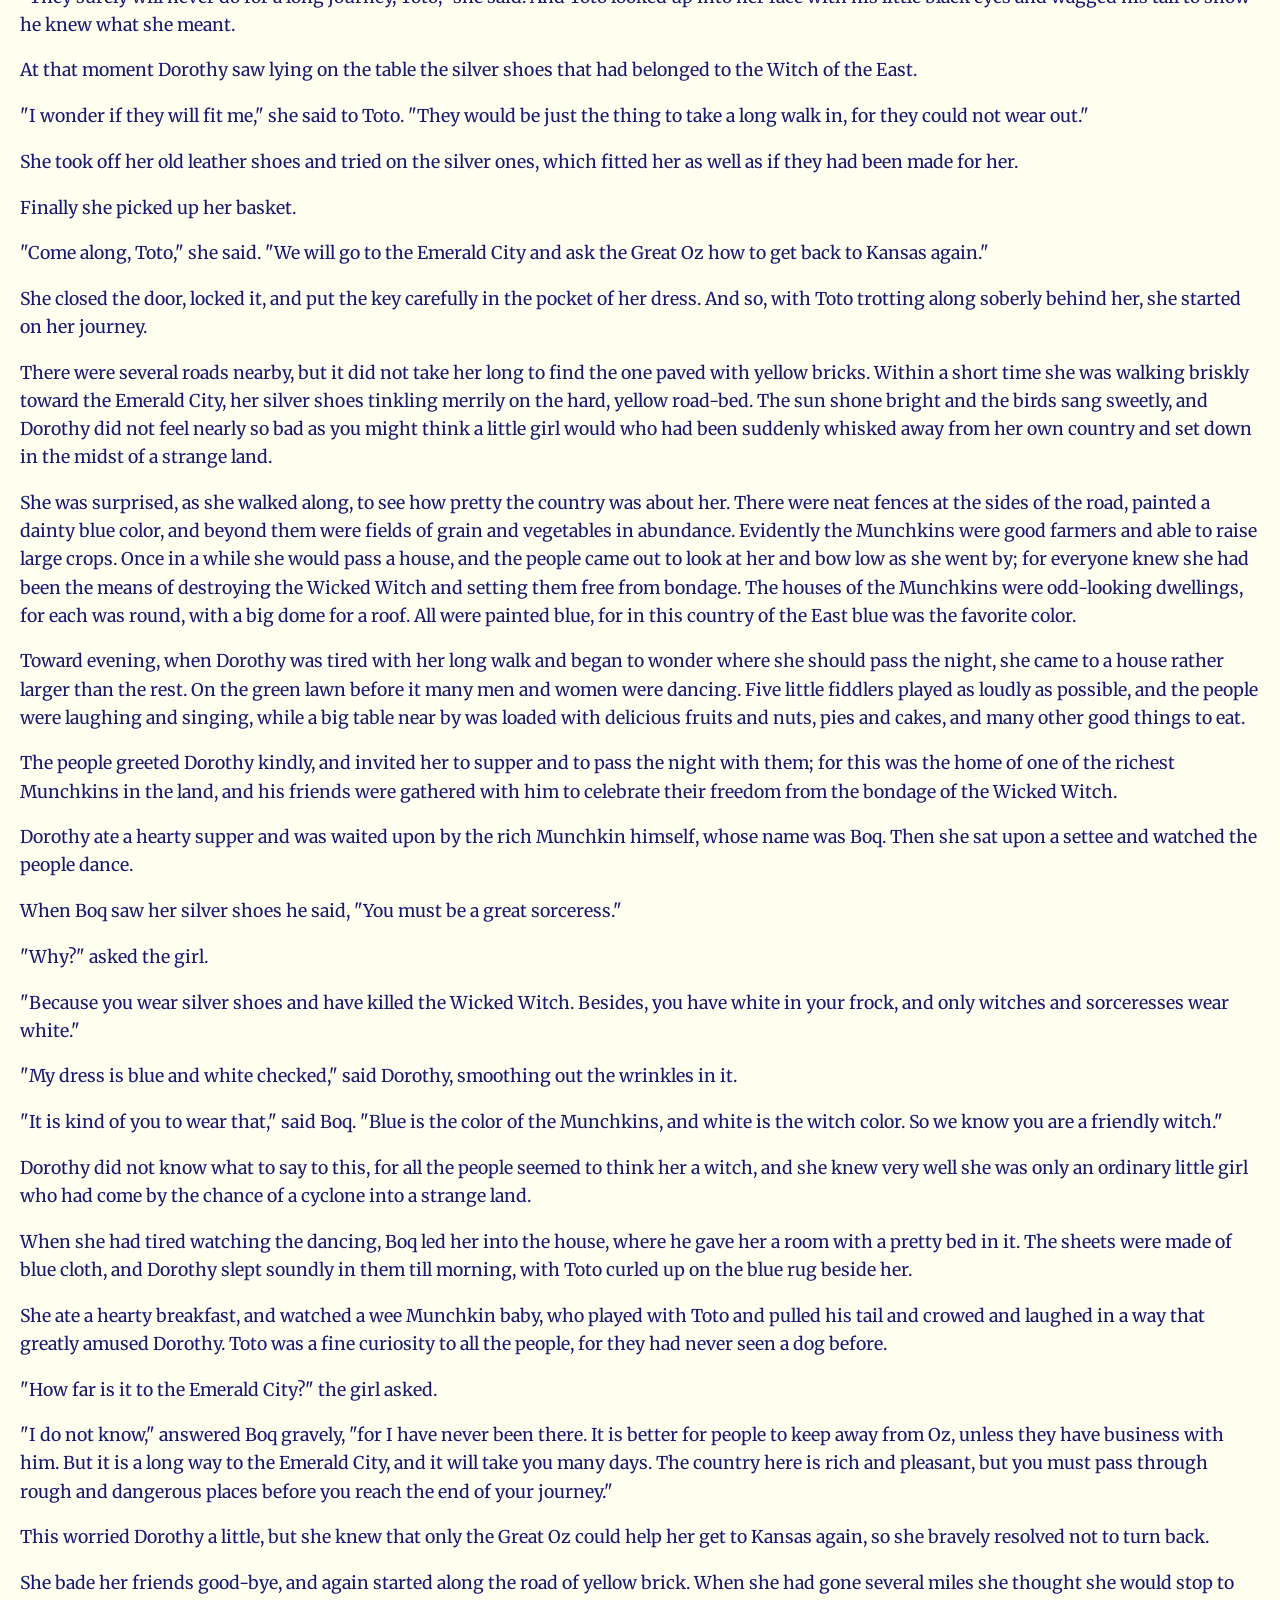
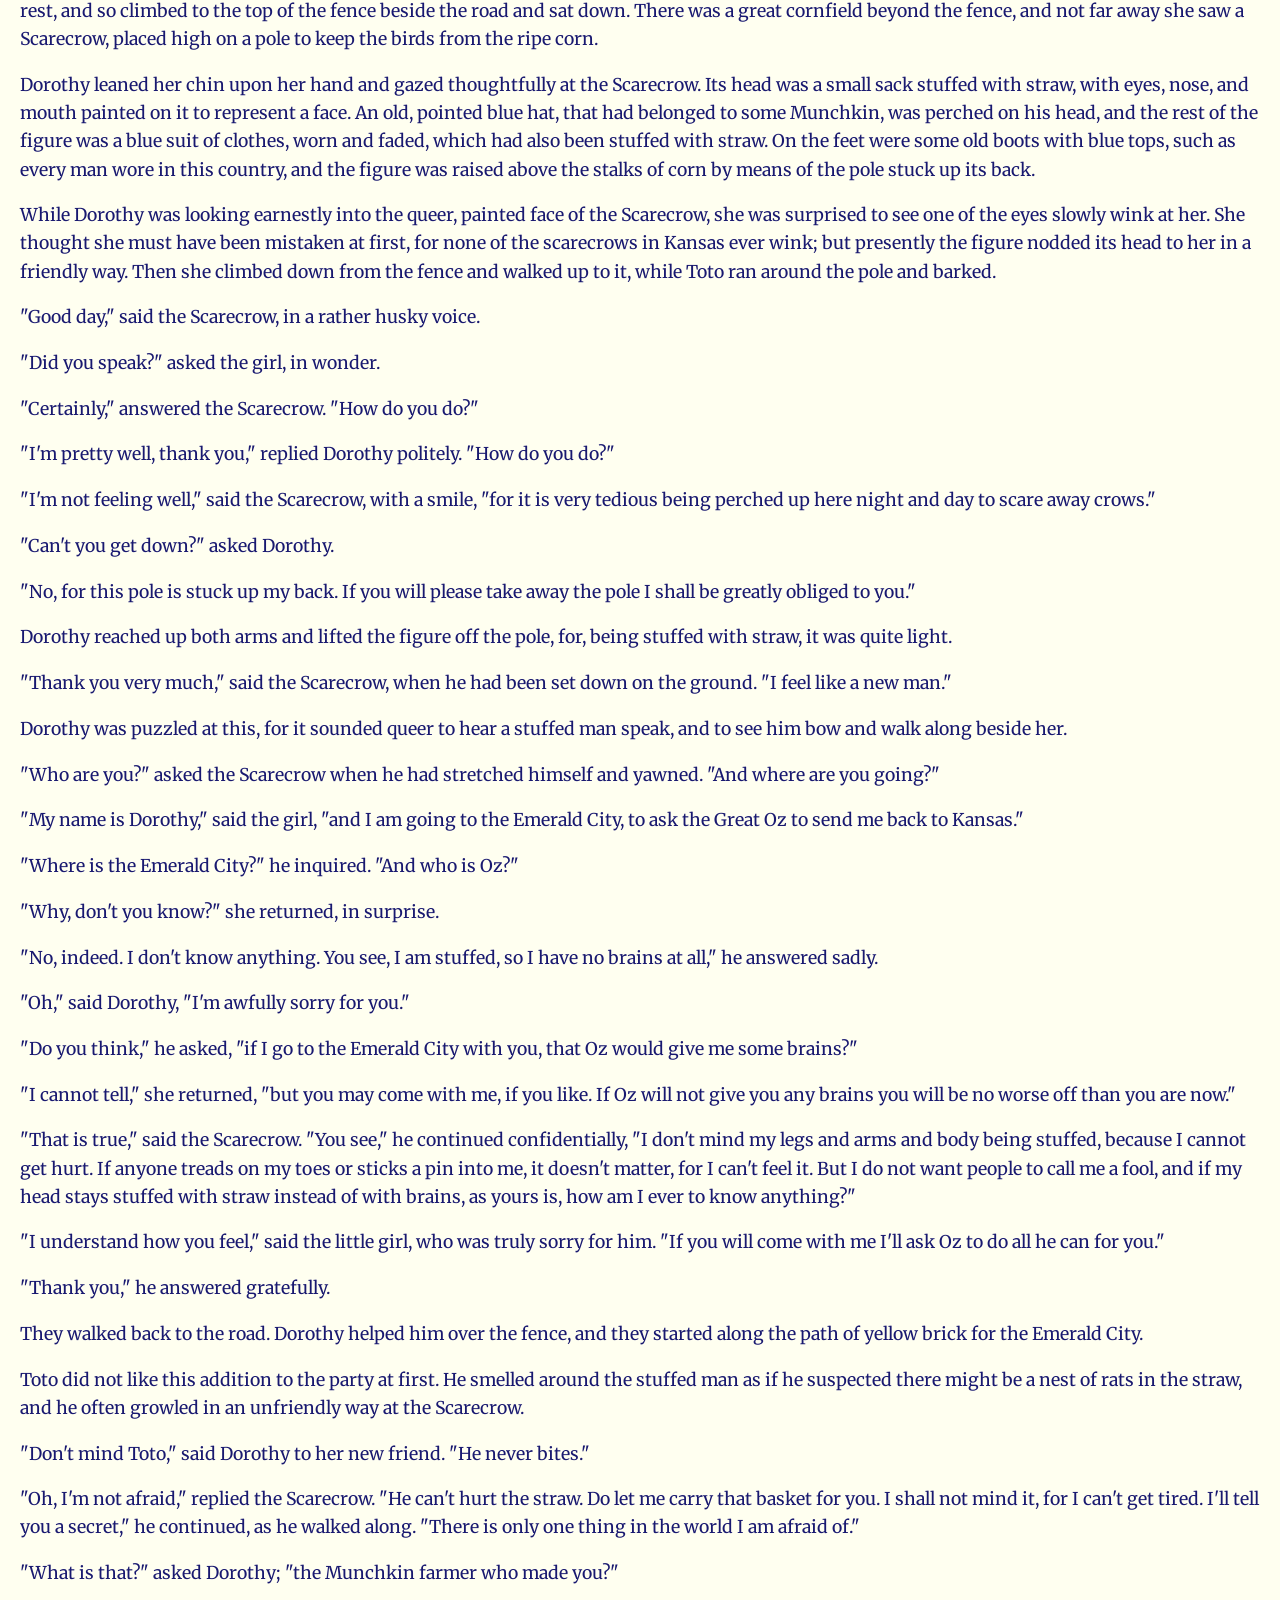
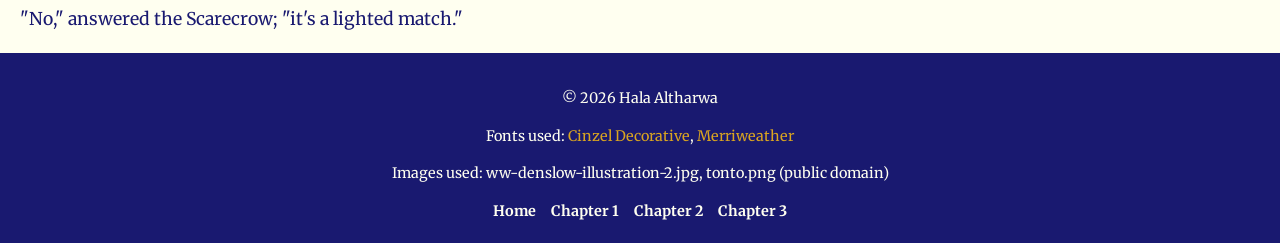
<file: chapter3.html>
<!DOCTYPE html>
<html lang="en">
<head>
  <meta charset="UTF-8">
  <title>The Wonderful Wizard of Oz – Chapter 3</title>
  <!-- Google Fonts -->
  <link href="https://fonts.googleapis.com/css2?family=Cinzel+Decorative&family=Merriweather&display=swap" rel="stylesheet">
  <!-- External CSS -->
  <link rel="stylesheet" href="style.css">
  <style>
    /* Float styling for optional images */
    .float-image {
      float: right;
      margin: 10px;
      max-width: 250px;
      height: auto;
    }
  </style>
</head>
<body>
  <header>
    <h1>The Wonderful Wizard of Oz</h1>
    <h2>Chapter 3: How Dorothy Saved the Scarecrow</h2>
  </header>

  <nav>
    <ul>
      <li><a href="index.html">Home</a></li>
      <li><a href="chapter1.html">Chapter 1</a></li>
      <li><a href="chapter2.html">Chapter 2</a></li>
      <li><a href="chapter3.html">Chapter 3</a></li>
    </ul>
  </nav>

  <main>
    <!-- Main image centered -->
    <img src="ww-denslow-illustration-2.jpg" alt="Illustration of Dorothy meeting the Scarecrow" class="chapter-image">

    <!-- Optional image floated right -->
    <img src="tonto.png" alt="Supporting illustration of Toto the dog" class="float-image">

    <section class="chapter-text">
      <p>When Dorothy was left alone she began to feel hungry. So she went to the cupboard and cut herself some bread, which she spread with butter. She gave some to Toto, and taking a pail from the shelf she carried it down to the little brook and filled it with clear, sparkling water. Toto ran over to the trees and began to bark at the birds sitting there. Dorothy went to get him, and saw such delicious fruit hanging from the branches that she gathered some of it, finding it just what she wanted to help out her breakfast.</p>

      <p>Then she went back to the house, and having helped herself and Toto to a good drink of the cool, clear water, she set about making ready for the journey to the City of Emeralds.</p>

      <p>Dorothy had only one other dress, but that happened to be clean and was hanging on a peg beside her bed. It was gingham, with checks of white and blue; and although the blue was somewhat faded with many washings, it was still a pretty frock. The girl washed herself carefully, dressed herself in the clean gingham, and tied her pink sunbonnet on her head. She took a little basket and filled it with bread from the cupboard, laying a white cloth over the top. Then she looked down at her feet and noticed how old and worn her shoes were.</p>

<p>"They surely will never do for a long journey, Toto," she said. And Toto looked up into her face with his little black eyes and wagged his tail to show he knew what she meant.</p>

<p>At that moment Dorothy saw lying on the table the silver shoes that had belonged to the Witch of the East.</p>

<p>"I wonder if they will fit me," she said to Toto. "They would be just the thing to take a long walk in, for they could not wear out."</p>

<p>She took off her old leather shoes and tried on the silver ones, which fitted her as well as if they had been made for her.</p>

<p>Finally she picked up her basket.</p>

<p>"Come along, Toto," she said. "We will go to the Emerald City and ask the Great Oz how to get back to Kansas again."</p>

<p>She closed the door, locked it, and put the key carefully in the pocket of her dress. And so, with Toto trotting along soberly behind her, she started on her journey.</p>

<p>There were several roads nearby, but it did not take her long to find the one paved with yellow bricks. Within a short time she was walking briskly toward the Emerald City, her silver shoes tinkling merrily on the hard, yellow road-bed. The sun shone bright and the birds sang sweetly, and Dorothy did not feel nearly so bad as you might think a little girl would who had been suddenly whisked away from her own country and set down in the midst of a strange land.</p>

<p>She was surprised, as she walked along, to see how pretty the country was about her. There were neat fences at the sides of the road, painted a dainty blue color, and beyond them were fields of grain and vegetables in abundance. Evidently the Munchkins were good farmers and able to raise large crops. Once in a while she would pass a house, and the people came out to look at her and bow low as she went by; for everyone knew she had been the means of destroying the Wicked Witch and setting them free from bondage. The houses of the Munchkins were odd-looking dwellings, for each was round, with a big dome for a roof. All were painted blue, for in this country of the East blue was the favorite color.</p>

<p>Toward evening, when Dorothy was tired with her long walk and began to wonder where she should pass the night, she came to a house rather larger than the rest. On the green lawn before it many men and women were dancing. Five little fiddlers played as loudly as possible, and the people were laughing and singing, while a big table near by was loaded with delicious fruits and nuts, pies and cakes, and many other good things to eat.</p>

<p>The people greeted Dorothy kindly, and invited her to supper and to pass the night with them; for this was the home of one of the richest Munchkins in the land, and his friends were gathered with him to celebrate their freedom from the bondage of the Wicked Witch.</p>

<p>Dorothy ate a hearty supper and was waited upon by the rich Munchkin himself, whose name was Boq. Then she sat upon a settee and watched the people dance.</p>

<p>When Boq saw her silver shoes he said, "You must be a great sorceress."</p>

<p>"Why?" asked the girl.</p>

<p>"Because you wear silver shoes and have killed the Wicked Witch. Besides, you have white in your frock, and only witches and sorceresses wear white."</p>

<p>"My dress is blue and white checked," said Dorothy, smoothing out the wrinkles in it.</p>

<p>"It is kind of you to wear that," said Boq. "Blue is the color of the Munchkins, and white is the witch color. So we know you are a friendly witch."</p>

<p>Dorothy did not know what to say to this, for all the people seemed to think her a witch, and she knew very well she was only an ordinary little girl who had come by the chance of a cyclone into a strange land.</p>

<p>When she had tired watching the dancing, Boq led her into the house, where he gave her a room with a pretty bed in it. The sheets were made of blue cloth, and Dorothy slept soundly in them till morning, with Toto curled up on the blue rug beside her.</p>

<p>She ate a hearty breakfast, and watched a wee Munchkin baby, who played with Toto and pulled his tail and crowed and laughed in a way that greatly amused Dorothy. Toto was a fine curiosity to all the people, for they had never seen a dog before.</p>

<p>"How far is it to the Emerald City?" the girl asked.</p>

<p>"I do not know," answered Boq gravely, "for I have never been there. It is better for people to keep away from Oz, unless they have business with him. But it is a long way to the Emerald City, and it will take you many days. The country here is rich and pleasant, but you must pass through rough and dangerous places before you reach the end of your journey."</p>

<p>This worried Dorothy a little, but she knew that only the Great Oz could help her get to Kansas again, so she bravely resolved not to turn back.</p>

<p>She bade her friends good-bye, and again started along the road of yellow brick. When she had gone several miles she thought she would stop to rest, and so climbed to the top of the fence beside the road and sat down. There was a great cornfield beyond the fence, and not far away she saw a Scarecrow, placed high on a pole to keep the birds from the ripe corn.</p>

<p>Dorothy leaned her chin upon her hand and gazed thoughtfully at the Scarecrow. Its head was a small sack stuffed with straw, with eyes, nose, and mouth painted on it to represent a face. An old, pointed blue hat, that had belonged to some Munchkin, was perched on his head, and the rest of the figure was a blue suit of clothes, worn and faded, which had also been stuffed with straw. On the feet were some old boots with blue tops, such as every man wore in this country, and the figure was raised above the stalks of corn by means of the pole stuck up its back.</p>

<p>While Dorothy was looking earnestly into the queer, painted face of the Scarecrow, she was surprised to see one of the eyes slowly wink at her. She thought she must have been mistaken at first, for none of the scarecrows in Kansas ever wink; but presently the figure nodded its head to her in a friendly way. Then she climbed down from the fence and walked up to it, while Toto ran around the pole and barked.</p>

<p>"Good day," said the Scarecrow, in a rather husky voice.</p>

<p>"Did you speak?" asked the girl, in wonder.</p>

<p>"Certainly," answered the Scarecrow. "How do you do?"</p>

<p>"I'm pretty well, thank you," replied Dorothy politely. "How do you do?"</p>

<p>"I'm not feeling well," said the Scarecrow, with a smile, "for it is very tedious being perched up here night and day to scare away crows."</p>

<p>"Can't you get down?" asked Dorothy.</p>

<p>"No, for this pole is stuck up my back. If you will please take away the pole I shall be greatly obliged to you."</p>

<p>Dorothy reached up both arms and lifted the figure off the pole, for, being stuffed with straw, it was quite light.</p>

<p>"Thank you very much," said the Scarecrow, when he had been set down on the ground. "I feel like a new man."</p>

<p>Dorothy was puzzled at this, for it sounded queer to hear a stuffed man speak, and to see him bow and walk along beside her.</p>

<p>"Who are you?" asked the Scarecrow when he had stretched himself and yawned. "And where are you going?"</p>

<p>"My name is Dorothy," said the girl, "and I am going to the Emerald City, to ask the Great Oz to send me back to Kansas."</p>

<p>"Where is the Emerald City?" he inquired. "And who is Oz?"</p>

<p>"Why, don't you know?" she returned, in surprise.</p>

<p>"No, indeed. I don't know anything. You see, I am stuffed, so I have no brains at all," he answered sadly.</p>

<p>"Oh," said Dorothy, "I'm awfully sorry for you."</p>

<p>"Do you think," he asked, "if I go to the Emerald City with you, that Oz would give me some brains?"</p>

<p>"I cannot tell," she returned, "but you may come with me, if you like. If Oz will not give you any brains you will be no worse off than you are now."</p>

<p>"That is true," said the Scarecrow. "You see," he continued confidentially, "I don't mind my legs and arms and body being stuffed, because I cannot get hurt. If anyone treads on my toes or sticks a pin into me, it doesn't matter, for I can't feel it. But I do not want people to call me a fool, and if my head stays stuffed with straw instead of with brains, as yours is, how am I ever to know anything?"</p>

<p>"I understand how you feel," said the little girl, who was truly sorry for him. "If you will come with me I'll ask Oz to do all he can for you."</p>

<p>"Thank you," he answered gratefully.</p>

<p>They walked back to the road. Dorothy helped him over the fence, and they started along the path of yellow brick for the Emerald City.</p>

<p>Toto did not like this addition to the party at first. He smelled around the stuffed man as if he suspected there might be a nest of rats in the straw, and he often growled in an unfriendly way at the Scarecrow.</p>

<p>"Don't mind Toto," said Dorothy to her new friend. "He never bites."</p>

<p>"Oh, I'm not afraid," replied the Scarecrow. "He can't hurt the straw. Do let me carry that basket for you. I shall not mind it, for I can't get tired. I'll tell you a secret," he continued, as he walked along. "There is only one thing in the world I am afraid of."</p>

<p>"What is that?" asked Dorothy; "the Munchkin farmer who made you?"</p>

<p>"No," answered the Scarecrow; "it's a lighted match."</p>
        
    </section>
  </main>

  <footer>
    <p>© 2026 Hala Altharwa</p>
    <p>Fonts used: <a href="https://fonts.google.com/specimen/Cinzel+Decorative">Cinzel Decorative</a>, 
       <a href="https://fonts.google.com/specimen/Merriweather">Merriweather</a></p>
    <p>Images used: ww-denslow-illustration-2.jpg, tonto.png (public domain)</p>
    <nav>
      <ul>
        <li><a href="index.html">Home</a></li>
        <li><a href="chapter1.html">Chapter 1</a></li>
        <li><a href="chapter2.html">Chapter 2</a></li>
        <li><a href="chapter3.html">Chapter 3</a></li>
      </ul>
    </nav>
  </footer>
</body>
</html>
</file>
<file: style.css>
/* Global Styles */
body {
  background-color: #FFFFF0; /* Ivory background */
  color: #191970; /* Midnight Blue text */
  font-family: 'Merriweather', serif;
  margin: 0;
  padding: 0;
  line-height: 1.6;
}

/* Headers */
header {
  text-align: center;
  padding: 20px;
  font-family: 'Cinzel Decorative', serif;
  color: #DAA520; /* Golden Accent */
}

h1, h2 {
  margin: 10px 0;
}

/* Navigation */
nav ul {
  list-style: none;
  display: flex;
  justify-content: center;
  gap: 20px;
  padding: 10px;
  margin: 0;
  background-color: #191970; /* Midnight Blue bar */
}

nav ul li a {
  text-decoration: none;
  color: #FFFFF0; /* Ivory text */
  font-weight: bold;
}

nav ul li a:hover {
  color: #DAA520; /* Gold hover effect */
}

/* Chapter Images */
.chapter-image {
  display: block;
  margin: 20px auto;
  max-width: 80%;
  height: auto;
  border: 3px solid #DAA520;
  border-radius: 5px;
}

/* Floated Optional Images */
.float-image {
  float: right;
  margin: 10px;
  max-width: 250px;
  height: auto;
  border: 2px solid #191970;
  border-radius: 5px;
}

/* Chapter Text */
.chapter-text {
  margin: 20px;
  font-size: 1.1em;
}

/* Footer */
footer {
  background-color: #191970;
  color: #FFFFF0;
  text-align: center;
  padding: 20px;
  font-size: 0.9em;
}

footer a {
  color: #DAA520;
  text-decoration: none;
}

footer nav ul {
  list-style: none;
  display: flex;
  justify-content: center;
  gap: 15px;
  padding: 0;
  margin-top: 10px;
}

footer nav ul li a {
  color: #FFFFF0;
  text-decoration: none;
}

footer nav ul li a:hover {
  color: #DAA520;
}
</file>
